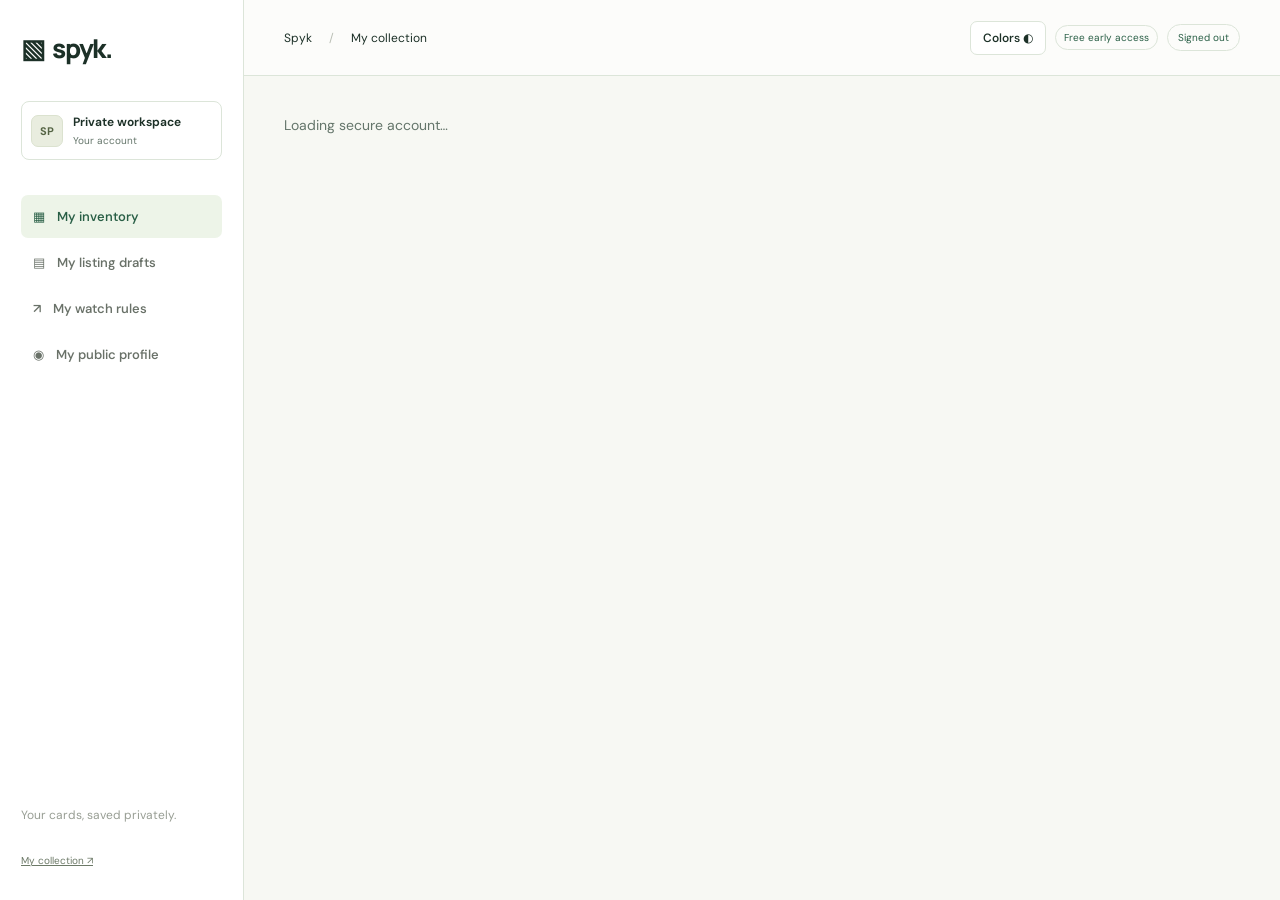
<file: index.html>
<!doctype html><html lang="en"><head><meta charset="utf-8"><meta name="viewport" content="width=device-width,initial-scale=1"><meta name="referrer" content="no-referrer"><title>Spyk — Private account</title><link rel="stylesheet" href="style.css?v=8663f140e56a"><link rel="stylesheet" href="account.css?v=d723fa19c230"><link rel="stylesheet" href="spyk-theme.css?v=34ff41fc5e53"><script src="brand.js?v=c5cc219787a3" defer></script></head><body class="account-page"><aside><a class="brand" href="/">▧ &nbsp;spyk.</a><div class="workspace"><span class="avatar">SP</span><div>Private workspace<small id="account-label">Your account</small></div></div><nav><button id="show-inventory" class="active">▦ <span>My inventory</span></button><button id="show-drafts">▤ <span>My listing drafts</span></button><button id="show-rules">↗ <span>My watch rules</span></button><button id="show-profile">◉ <span>My public profile</span></button></nav><div class="sidebar-bottom"><p>Your cards, saved privately.</p><a href="/account.html">My collection ↗</a></div></aside><div class="shell"><header><div>Spyk <span class="slash">/</span> My collection</div><div class="actions"><div class="theme-control"><button class="theme-toggle" id="theme-toggle" type="button" aria-expanded="false" aria-controls="theme-options">Colors ◐</button><div class="theme-options" id="theme-options" role="group" aria-label="Color combinations" hidden><button type="button" data-theme-option="mint" aria-pressed="true"><span class="theme-chip mint" aria-hidden="true"></span>Forest &amp; lime</button><button type="button" data-theme-option="blue" aria-pressed="false"><span class="theme-chip blue" aria-hidden="true"></span>Ink &amp; sky</button><button type="button" data-theme-option="coral" aria-pressed="false"><span class="theme-chip coral" aria-hidden="true"></span>Plum &amp; peach</button></div></div><span class="account-free-badge">Free early access</span><span id="sync-status" class="local-pill">Signed out</span><button id="sign-out" hidden>Sign out</button><button id="delete-account" class="danger" hidden>Delete account</button></div></header><main id="account-main" aria-live="polite"><p>Loading secure account…</p></main></div><dialog id="account-modal"><div id="account-modal-body"></div></dialog><div id="account-toast" role="status"></div><script src="account-config.js?v=8004a2ff838c"></script><script src="account.js?v=ab7534cfc6c2" defer></script></body></html>
</file>
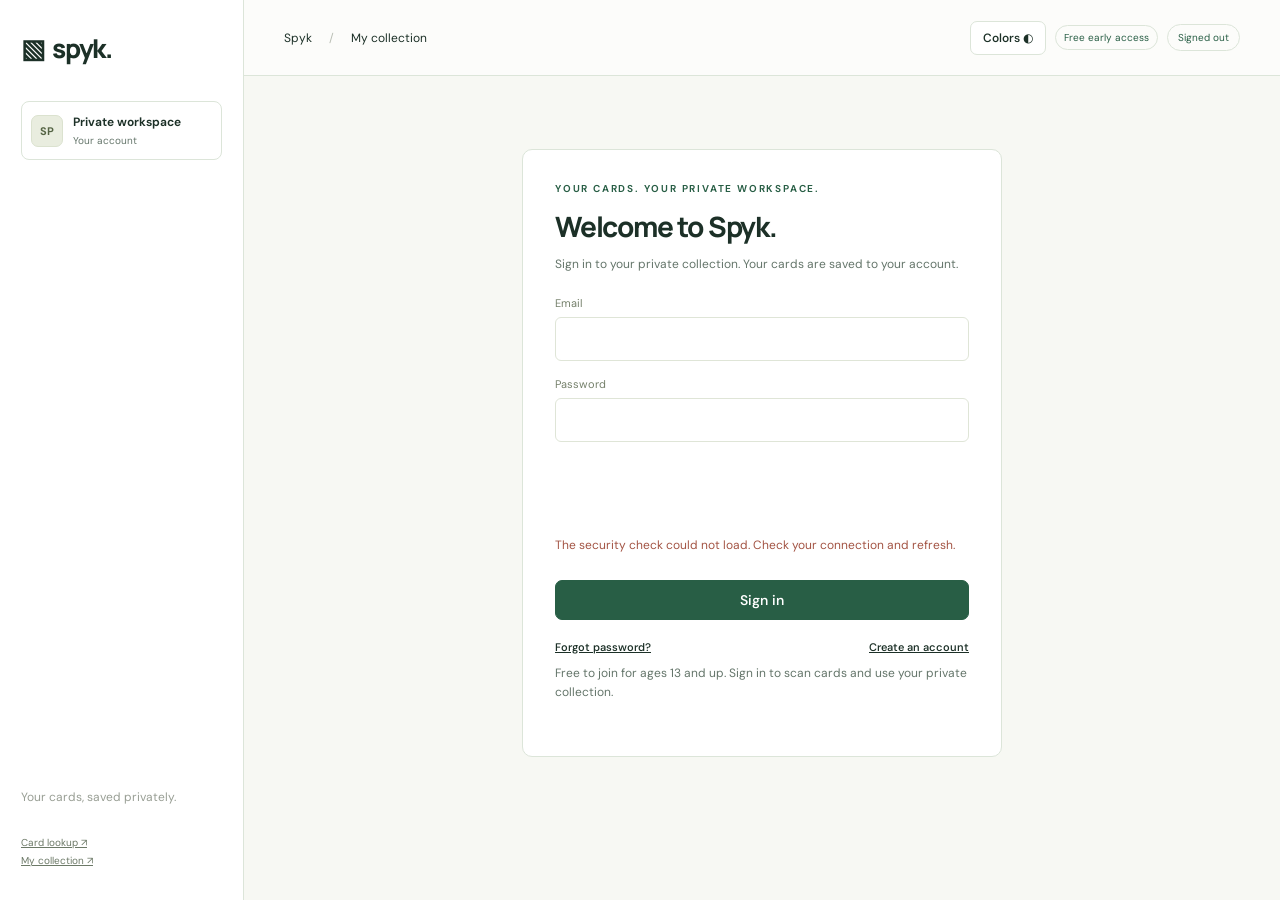
<file: account.html>
<!doctype html><html lang="en"><head><meta charset="utf-8"><meta name="viewport" content="width=device-width,initial-scale=1"><meta name="referrer" content="no-referrer"><title>Spyk — Private account</title><link rel="stylesheet" href="style.css?v=8663f140e56a"><link rel="stylesheet" href="account.css?v=d723fa19c230"><link rel="stylesheet" href="spyk-theme.css?v=34ff41fc5e53"><script src="brand.js?v=c5cc219787a3" defer></script></head><body class="account-page"><aside><a class="brand" href="/">▧ &nbsp;spyk.</a><div class="workspace"><span class="avatar">SP</span><div>Private workspace<small id="account-label">Your account</small></div></div><nav><button id="show-inventory" class="active">▦ <span>My inventory</span></button><button id="show-drafts">▤ <span>My listing drafts</span></button><button id="show-rules">↗ <span>My watch rules</span></button><button id="show-wants">♡ <span>My want list</span></button><button id="show-profile">◉ <span>My public profile</span></button></nav><div class="sidebar-bottom"><p>Your cards, saved privately.</p><a href="lookup.html">Card lookup ↗</a><br><a href="/account.html">My collection ↗</a></div></aside><div class="shell"><header><div>Spyk <span class="slash">/</span> My collection</div><div class="actions"><div class="theme-control"><button class="theme-toggle" id="theme-toggle" type="button" aria-expanded="false" aria-controls="theme-options">Colors ◐</button><div class="theme-options" id="theme-options" role="group" aria-label="Color combinations" hidden><button type="button" data-theme-option="mint" aria-pressed="true"><span class="theme-chip mint" aria-hidden="true"></span>Forest &amp; lime</button><button type="button" data-theme-option="blue" aria-pressed="false"><span class="theme-chip blue" aria-hidden="true"></span>Ink &amp; sky</button><button type="button" data-theme-option="coral" aria-pressed="false"><span class="theme-chip coral" aria-hidden="true"></span>Plum &amp; peach</button></div></div><span class="account-free-badge">Free early access</span><span id="sync-status" class="local-pill">Signed out</span><button id="sign-out" hidden>Sign out</button><button id="delete-account" class="danger" hidden>Delete account</button></div></header><main id="account-main" aria-live="polite"><p>Loading secure account…</p></main></div><dialog id="account-modal"><div id="account-modal-body"></div></dialog><div id="account-toast" role="status"></div><script src="account-config.js?v=8004a2ff838c"></script><script src="account.js?v=ab7534cfc6c2" defer></script></body></html>
</file>
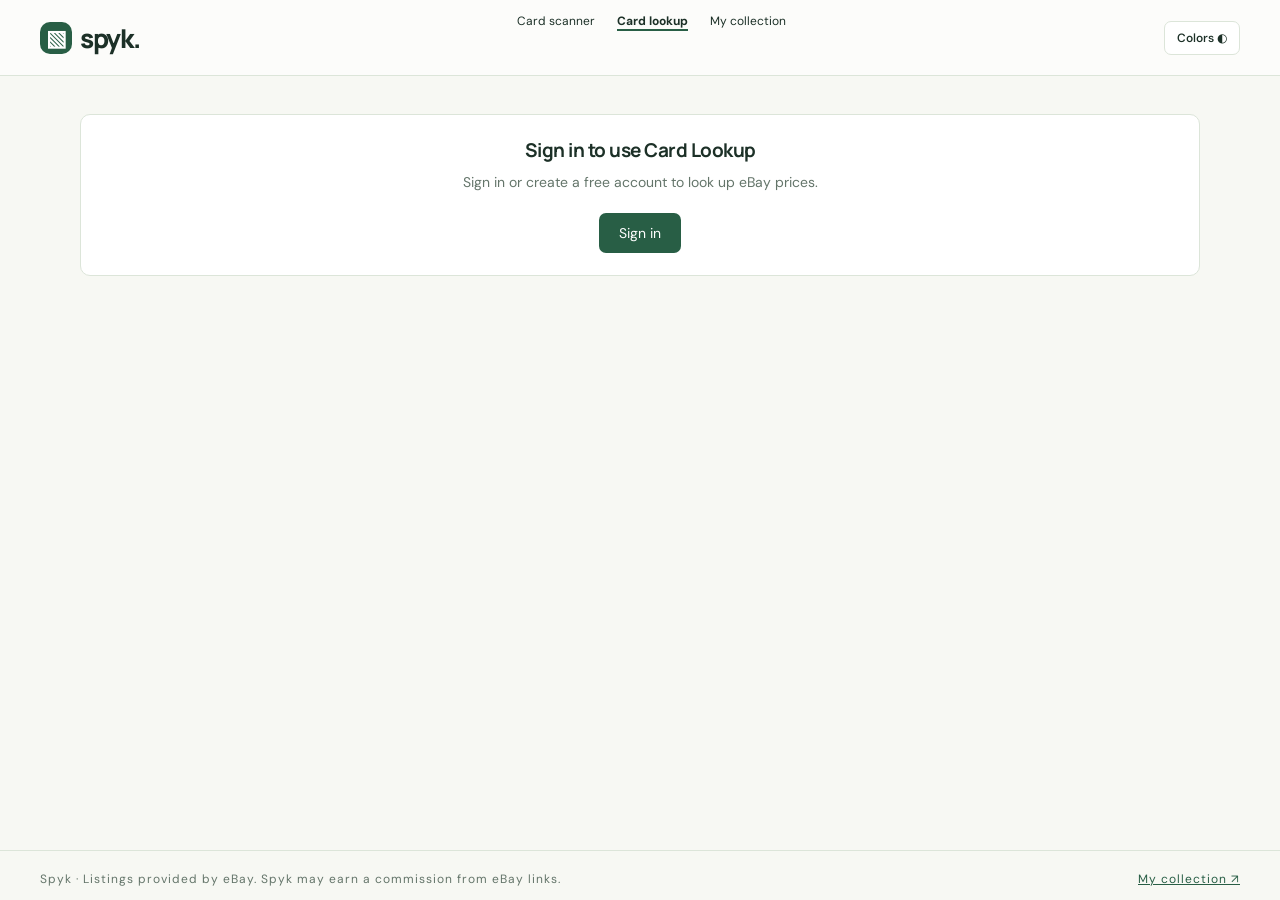
<file: lookup.html>
<!doctype html><html lang="en" data-account-gated><head><meta charset="utf-8"><meta name="viewport" content="width=device-width,initial-scale=1"><meta name="referrer" content="no-referrer"><title>Spyk — Card lookup</title><link rel="stylesheet" href="style.css?v=8663f140e56a"><link rel="stylesheet" href="spyk-theme.css?v=34ff41fc5e53"><link rel="stylesheet" href="lookup.css?v=d6f5957d4712"><script src="brand.js?v=c5cc219787a3" defer></script><style>html[data-account-gated] #lookup-main>*:not(.lookup-gate){visibility:hidden}</style></head>
<body class="lookup-page">
<header><a class="brand" href="/"><span class="brand-symbol" aria-hidden="true">▧</span>spyk.</a>
<nav class="site-nav" aria-label="Main navigation"><a href="scanner.html">Card scanner</a><a href="lookup.html" aria-current="page">Card lookup</a><a href="/me">My collection</a></nav>
<div class="actions"><div class="theme-control"><button class="theme-toggle" id="theme-toggle" type="button" aria-expanded="false" aria-controls="theme-options">Colors ◐</button><div class="theme-options" id="theme-options" role="group" aria-label="Color combinations" hidden><button type="button" data-theme-option="mint" aria-pressed="true"><span class="theme-chip mint" aria-hidden="true"></span>Forest &amp; lime</button><button type="button" data-theme-option="blue" aria-pressed="false"><span class="theme-chip blue" aria-hidden="true"></span>Ink &amp; sky</button><button type="button" data-theme-option="coral" aria-pressed="false"><span class="theme-chip coral" aria-hidden="true"></span>Plum &amp; peach</button></div></div><span class="local-pill" id="ebay-status" data-tone="">Checking eBay…</span></div></header>
<main id="lookup-main">
<div class="eyebrow">CARD LOOKUP</div><h1>Find a card. See the market.</h1>
<p class="lookup-intro">Search the Pokémon, Magic and One Piece catalogs, pick the exact printing, and see what it's listed for on eBay right now.</p>

<section class="panel pad lookup-search">
<form id="catalog-form" class="lookup-form"><label class="field">Game<select id="lookup-game"><option>Pokémon</option><option>Magic</option><option>One Piece</option></select></label><label class="field grow">Card<input id="lookup-q" type="search" autocomplete="off" required maxlength="120"></label><button class="primary" type="submit">Search</button></form>
<p id="catalog-status" class="lookup-status" role="status" hidden></p>
<div id="catalog-results" class="catalog-grid"></div>
</section>

<section id="listings-panel" class="panel pad listings-panel" hidden>
<div id="selected-card" class="selected-card"></div>
<p id="env-note" class="env-note" hidden><b>Sandbox test data.</b> These listings come from eBay's developer Sandbox, which holds fake test items — not real cards or real prices. Switch to production keys to see the live marketplace.</p>
<form id="ebay-form" class="lookup-form ebay-form"><label class="field grow">eBay search<input id="ebay-q" type="search" maxlength="120"></label>
<label class="field">Sort<select id="ebay-sort"><option value="best">Best match</option><option value="price">Price: low to high</option><option value="priceDesc">Price: high to low</option><option value="newest">Newly listed</option></select></label>
<label class="field">Type<select id="ebay-buying"><option value="all">All listings</option><option value="buyNow">Buy It Now</option><option value="auction">Auctions</option></select></label>
<label class="check"><input id="ebay-cards-only" type="checkbox" checked> Trading cards only</label>
<button type="submit">Update</button></form>
<p id="ebay-search-status" class="lookup-status" role="status" hidden></p>
<div id="listing-stats" class="listing-stats" hidden></div>
<p class="asking-note">Prices shown are current asking prices on active listings, not sold prices.</p>
<div id="listings" class="listings"></div>
<div id="pager" class="pager" hidden><button id="prev-page" type="button">← Previous</button><span id="page-label"></span><button id="next-page" type="button">Next →</button></div>
</section>
</main>
<footer><span>Spyk · Listings provided by eBay. Spyk may earn a commission from eBay links.</span><a href="/me">My collection ↗</a></footer>
<script src="account-config.js?v=8004a2ff838c"></script><script src="lookup.js?v=65bb87053686" defer></script></body></html>
</file>
<file: style.css>
@import url('https://fonts.googleapis.com/css2?family=DM+Sans:wght@400;450;500;550;600;650;700&family=Manrope:wght@400;500;600;650;700;750;800&display=swap');
:root{--ink:#202923;--muted:#7c837d;--green:#376548;--lime:#d9edaf;--line:#e6e9e2;--paper:#f7f8f4;--white:#fff;--amber:#9a702e}*{box-sizing:border-box}body{margin:0;background:var(--paper);color:var(--ink);font-family:'DM Sans',sans-serif;font-size:14px}button,input,select,textarea{font:inherit}button,a,input,select{touch-action:manipulation}button{cursor:pointer}button{border:1px solid var(--line);border-radius:7px;background:white;padding:10px 15px;color:var(--ink);font-weight:550}button:hover{background:#f0f4e9}button:focus-visible,a:focus-visible{outline:3px solid #94b777;outline-offset:3px}a{color:inherit}aside{width:244px;background:#fff;border-right:1px solid var(--line);position:fixed;inset:0 auto 0 0;padding:30px 21px;display:flex;flex-direction:column}.brand{font-family:Manrope,sans-serif;font-size:26px;font-weight:800;text-decoration:none;letter-spacing:-1.3px;display:flex;align-items:center;gap:8px}.mark{background:var(--green);color:var(--lime);font-size:25px;padding:0 6px;border-radius:7px;letter-spacing:0;transform:rotate(-7deg)}.brand-dot{color:var(--green);margin-left:-9px}.workspace{display:flex;align-items:center;gap:10px;margin:35px 0 32px;border:1px solid var(--line);padding:12px 9px;border-radius:8px;font-size:12px;font-weight:650}.workspace small{display:block;color:var(--muted);font-size:10px;margin-top:4px;font-weight:400}.avatar{background:#e9eddf;border:1px solid #dbe2cf;display:inline-grid;place-items:center;border-radius:7px;width:32px;height:32px;color:#556444;font-size:11px;font-weight:700}.nav-label{font-size:9px;font-weight:700;letter-spacing:1.5px;color:#93998f;display:flex;align-items:center;justify-content:space-between;margin:0 12px 14px}.nav-label button{padding:0;border:0;font-size:20px;background:none;color:var(--muted)}nav{margin-bottom:31px}nav button,#inventory-nav button{display:flex;align-items:center;gap:12px;width:100%;border:0;text-align:left;background:transparent;padding:13px 12px;margin:3px 0;color:#697168;font-size:13px}nav button.active{background:#eaf1e2;color:#365c3e}nav button span{flex:1}nav b{font-size:10px;background:#dbe6cd;padding:2px 6px;border-radius:4px}#inventory-nav button{font-size:12px}#inventory-nav .inv-dot{width:7px;height:7px;border-radius:50%;background:#a8bc92}#inventory-nav button.selected{background:#f4f6f0}#inventory-nav .count{margin-left:auto;color:#a1a79e}.sidebar-bottom{margin-top:auto;color:#6c7967;font-size:10px}.status-dot,.local-pill i{display:inline-block;width:5px;height:5px;background:#65965b;border-radius:50%;margin-right:5px}.sidebar-bottom p{font-size:12px;color:#989e94;line-height:1.8;margin:12px 0 25px}.sidebar-bottom button{background:none;border:0;border-top:1px solid var(--line);border-radius:0;width:100%;text-align:left;font-size:12px;padding-left:0}.shell{margin-left:244px}header{height:76px;border-bottom:1px solid var(--line);display:flex;align-items:center;justify-content:space-between;padding:0 40px;background:#fcfcfa;font-size:12px}.breadcrumb{color:#969b92}.slash{color:#b9beb4;margin:0 14px}.header-right{display:flex;align-items:center;gap:20px}.local-pill{font-size:10px;color:#7f8879;border:1px solid var(--line);padding:6px 10px;border-radius:30px}.small{width:29px;height:29px}main{max-width:1500px;margin:auto;padding:38px 40px;min-height:calc(100vh - 126px)}h1,h2,h3{font-family:Manrope,sans-serif}h1{font-size:32px;letter-spacing:-1.2px;margin:0 0 10px;font-weight:750}h2{font-size:19px;letter-spacing:-.5px;margin:0 0 8px}h3{font-size:14px;margin:0 0 8px}p{color:var(--muted);line-height:1.6;margin:0}.eyebrow{font-size:10px;letter-spacing:1.8px;color:#77876a;font-weight:650;margin-bottom:12px}.title-row{display:flex;align-items:center;justify-content:space-between;gap:20px;margin-bottom:30px}.actions{display:flex;gap:9px}.primary{background:var(--green);border-color:var(--green);color:white}.primary:hover{background:#294f37}.primary .plus{font-size:17px;margin-right:7px}.subtle{color:var(--muted);font-size:12px}.banner{border:1px solid #dce5cf;background:#f0f5e7;border-radius:8px;padding:13px 17px;display:flex;align-items:center;justify-content:space-between;gap:14px;font-size:12px;margin-bottom:25px;color:#647452}.banner button{padding:5px 10px;font-size:11px;background:transparent;border-color:#d0dabe}.stats{display:grid;grid-template-columns:repeat(4,1fr);gap:16px;margin-bottom:30px}.stat{border:1px solid var(--line);border-radius:10px;background:white;padding:20px}.stat:first-child{background:#edf2e5}.stat .label{font-size:11px;color:#788071;display:flex;justify-content:space-between}.stat .value{font-family:Manrope;font-size:29px;letter-spacing:-1px;font-weight:650;margin:15px 0 7px}.stat .note{font-size:10px;color:#90978a}.layout{display:grid;grid-template-columns:minmax(0,1fr) 272px;gap:22px}.panel{background:white;border:1px solid var(--line);border-radius:10px;overflow:hidden}.panel-head{padding:21px 22px 17px;display:flex;align-items:center;justify-content:space-between}.panel-head h2{font-size:16px;margin:0}.badge{font-size:10px;background:#f0f3eb;border-radius:4px;padding:4px 7px;color:#7a8570}.filters{display:flex;padding:0 22px 17px;gap:8px;flex-wrap:wrap}.filters button{font-size:11px;padding:7px 11px;border-color:transparent;background:#f5f6f2;color:#7c8375}.filters button.active{background:#e9f0df;color:#45603c;border-color:#d7e2c8}.search-row{border-block:1px solid var(--line);padding:13px 22px;display:flex;gap:10px;background:#fdfefb}.search{position:relative;flex:1}.search input{width:100%;background:#fff;border:1px solid var(--line);padding:9px 12px 9px 31px;border-radius:6px;font-size:11px}.search:before{content:'⌕';position:absolute;left:11px;top:7px;color:#8d9685;font-size:18px}select{border:1px solid var(--line);background:white;padding:8px 10px;border-radius:6px;font-size:11px;max-width:180px}table{width:100%;border-collapse:collapse;text-align:left}th{font-size:9px;font-weight:600;letter-spacing:.8px;color:#939a8c;background:#fbfcf8;padding:13px 12px;border-bottom:1px solid var(--line)}td{padding:15px 12px;border-bottom:1px solid #eef0e8;font-size:11px}th:first-child,td:first-child{padding-left:22px}tr:last-child td{border:0}tbody tr:hover{background:#fafbf6}.card-cell{display:flex;align-items:center;gap:12px}.card-art{width:34px;height:47px;border-radius:4px;border:2px solid #d2d5bc;background:linear-gradient(150deg,#8caa75,#e5e1b1);display:grid;place-items:center;font-size:20px;flex-shrink:0;color:white;box-shadow:0 2px 3px #17210d16}.card-art.magic{background:linear-gradient(145deg,#6b7783,#bcb6a2);border-color:#4c4b48}.card-art.onepiece{background:linear-gradient(145deg,#b67e62,#e4c19a);border-color:#c7aa80}.card-name{font-size:12px;font-weight:600;display:block;margin-bottom:5px}.card-meta{font-size:10px;color:#93988d;display:block;max-width:170px}.tag{font-size:9px;padding:4px 6px;border-radius:4px;background:#edf1e7;color:#6b7a5e;white-space:nowrap}.money{font-variant-numeric:tabular-nums;font-weight:600}.row-button{border:0;background:transparent;padding:6px;color:#8c9683}.table-foot{padding:15px 22px;border-top:1px solid var(--line);display:flex;justify-content:space-between;color:#939b8b;font-size:10px}.rail{display:flex;flex-direction:column;gap:18px}.capture-promo{background:#e8efdc;border:1px solid #dce5cb;border-radius:10px;padding:24px 21px;position:relative;overflow:hidden}.scan-illustration{height:111px;display:grid;place-items:center;position:relative;margin-bottom:18px}.scan-frame{position:absolute;width:110px;height:100px;border:1px solid #b4c59d;border-radius:9px}.scan-line{height:1px;background:#8caa67;width:134px;position:absolute;top:57px;box-shadow:0 0 9px #88ae58}.scan-card{width:53px;height:77px;background:linear-gradient(145deg,#8aa271,#d8dba9);border:4px solid #e8edca;box-shadow:0 6px 12px #52683f25;border-radius:5px;transform:rotate(-12deg);display:grid;place-items:center;font-size:25px;color:#eef1d0}.capture-promo p{font-size:11px;color:#7d896e;margin:8px 0 17px}.capture-promo button{width:100%;font-size:11px}.rail .panel{padding:21px}.rail h3{font-size:12px}.game-summary{display:flex;align-items:center;margin-top:19px;gap:9px;font-size:11px}.game-summary b{margin-left:auto;font-size:11px}.mini-dot{width:7px;height:7px;background:#a7bd80;border-radius:2px}.mini-dot.magic{background:#93a5ae}.mini-dot.onepiece{background:#d2aa7a}.progress{height:5px;background:#eff1e9;display:flex;margin:17px 0 0;border-radius:10px;overflow:hidden}.connection{font-size:10px;display:flex;justify-content:space-between;gap:8px;margin-top:14px;color:#7d8674}.pending{color:#a08450}.empty{padding:60px 20px;text-align:center}.empty .empty-icon{font-size:35px;color:#a2b88d;margin-bottom:13px}.empty p{font-size:12px;max-width:350px;margin:8px auto 20px}.section-grid{display:grid;grid-template-columns:1.1fr 1fr;gap:24px}.pad{padding:27px}.upload-zone{border:1px dashed #bdcbaa;border-radius:10px;background:#f6f9f1;min-height:260px;display:flex;flex-direction:column;align-items:center;justify-content:center;gap:12px;padding:25px;text-align:center}.upload-zone img{max-height:240px;max-width:100%;border-radius:7px}.upload-zone label{cursor:pointer}.upload-zone input{max-width:230px;font-size:12px}.steps{counter-reset:step;margin-top:24px}.step{display:flex;gap:13px;margin:22px 0;font-size:12px}.step:before{counter-increment:step;content:counter(step);width:25px;height:25px;display:grid;place-items:center;border:1px solid var(--line);border-radius:50%;flex-shrink:0;font-size:10px;color:#7b8c6a}.step p{font-size:11px}.notice{font-size:11px;background:#faf6ed;color:#9b8354;padding:13px;border-radius:7px;line-height:1.7}.draft{padding:22px;border-bottom:1px solid var(--line);display:flex;align-items:start;justify-content:space-between;gap:20px}.draft p{font-size:12px}.draft h3{line-height:1.5}.rule{padding:23px;border-bottom:1px solid var(--line);display:flex;align-items:center;gap:16px}.rule .rule-icon{width:35px;height:35px;display:grid;place-items:center;border-radius:8px;background:#edf2e3;color:#6b8053;font-size:20px}.rule .grow{flex:1}.rule p{font-size:11px}.rule h3{margin-bottom:5px}footer{height:50px;padding:0 40px;display:flex;align-items:center;justify-content:space-between;color:#9aa28f;font-size:9px;letter-spacing:1px}dialog{border:1px solid var(--line);border-radius:13px;padding:28px;width:min(580px,calc(100% - 24px));max-height:90vh;color:var(--ink);box-shadow:0 20px 100px #24331e30}dialog::backdrop{background:#18231366;backdrop-filter:blur(3px)}.modal-heading{display:flex;justify-content:space-between;align-items:center;margin-bottom:20px}.modal-heading h2{margin:0}.close{border:0;background:none;padding:3px 8px;font-size:22px;color:#929b88}.form-grid{display:grid;grid-template-columns:1fr 1fr;gap:15px}.field{display:flex;flex-direction:column;gap:7px;font-size:11px;color:#75806b}.field.full{grid-column:1/-1}.field input,.field select,.field textarea{width:100%;max-width:none;border:1px solid #dfe5d7;border-radius:6px;padding:10px 11px;background:#fff;color:var(--ink);font-size:12px}.field textarea{min-height:110px;resize:vertical}.form-actions{display:flex;justify-content:flex-end;gap:8px;margin-top:23px}.form-help{font-size:10px;color:#929b87;line-height:1.6;margin-top:14px}#toast{position:fixed;bottom:25px;left:50%;transform:translateX(-50%);border-radius:8px;background:#2f5039;color:white;padding:13px 23px;font-size:12px;box-shadow:0 7px 30px #22331925;opacity:0;pointer-events:none;transition:opacity .2s;z-index:5}#toast.show{opacity:1}.connection-block{border-bottom:1px solid var(--line);padding:16px 0}.connection-block h3{font-size:12px}.connection-block p{font-size:11px}.danger{color:#a35444}.inline-actions{display:flex;gap:8px;flex-wrap:wrap}.inline-actions button{font-size:11px}.table-scroll{overflow:auto}.preview-text{white-space:pre-wrap;font-size:12px;line-height:1.8;background:#f7f9f3;padding:17px;border-radius:8px}.checkline{display:flex;gap:8px;align-items:center;font-size:12px;margin-top:16px}.link-button{background:none;border:0;padding:0;text-decoration:underline;color:#6e8356;font-size:11px}.mobile-brand{display:none}
@media(min-width:1500px){main{padding-top:48px}}@media(max-width:1200px){aside{width:210px;padding-inline:16px}.shell{margin-left:210px}main{padding:30px 25px}.layout{grid-template-columns:minmax(0,1fr)}.rail{display:grid;grid-template-columns:repeat(3,1fr)}.scan-illustration{display:none}.capture-promo{padding:21px}.capture-promo p{margin-top:8px}.stats{gap:10px}.stat{padding:17px}.hide-medium{display:none}}@media(max-width:760px){aside{position:static;width:100%;padding:15px 18px;border-right:0;border-bottom:1px solid var(--line)}.brand{font-size:23px}.workspace,.nav-label,#inventory-nav,.sidebar-bottom{display:none}nav{display:flex;margin:15px 0 0;gap:4px;overflow:auto}nav button{padding:9px;white-space:nowrap;font-size:11px;gap:7px}nav b{display:none}.shell{margin:0}header{height:50px;padding:0 20px}.header-right .avatar{display:none}main{padding:25px 18px}h1{font-size:28px}.title-row{align-items:start;flex-direction:column;gap:17px}.title-row p{font-size:12px}.stats{grid-template-columns:1fr 1fr;margin-bottom:20px}.stat .value{font-size:24px}.stat .note{font-size:9px}.banner{font-size:10px}.rail{grid-template-columns:1fr}.rail .panel{display:none}.capture-promo{display:none}.search-row{padding:12px}.filters{padding-inline:12px}.panel-head{padding-inline:15px}.table-scroll{width:100%}table{min-width:590px}.section-grid{grid-template-columns:1fr}.pad{padding:20px}.draft{flex-direction:column}.rule{padding:18px;flex-wrap:wrap}footer{padding:0 18px;font-size:8px}footer span:last-child{display:none}.form-grid{gap:12px}.form-grid .field{grid-column:1/-1}.actions{flex-wrap:wrap}}
/* Shareable concept presentation */
body.landing aside,body.landing header,body.landing footer{display:none}body.landing .shell{margin:0}body.landing main{max-width:1320px;padding:0 55px 55px}.welcome-nav{height:100px;display:flex;align-items:center;justify-content:space-between;gap:20px;border-bottom:1px solid var(--line)}.welcome-nav .brand{font-size:25px;color:var(--green)}.concept-pill{font-size:9px;letter-spacing:1.6px;border:1px solid #dce3d2;border-radius:30px;padding:8px 12px;color:#7e8c70}.hero{display:grid;grid-template-columns:1.15fr 1fr;align-items:center;min-height:580px;gap:38px}.hero h1{font-size:57px;line-height:1.14;letter-spacing:-2.7px;font-weight:750;margin:21px 0}.hero h1 em{font-family:Georgia,serif;font-weight:400;color:#5b7950;letter-spacing:-1.5px}.hero-copy>p{font-size:16px;line-height:1.8;max-width:440px}.hero .actions{margin-top:28px}.hero .primary{padding:14px 19px}.hero .primary span{padding-left:20px}.hero-fine{font-size:10px;color:#8b9581;margin-top:16px}.game-chips{display:flex;gap:9px;margin-top:35px;flex-wrap:wrap}.game-chips span{border:1px solid #dfe5d6;border-radius:30px;padding:6px 10px;color:#7d8970;font-size:10px}.hero-visual{position:relative;height:430px;background:radial-gradient(ellipse,#e0e9cb 0%,#eef3e5 45%,transparent 71%)}.hero-card{position:absolute;width:183px;height:270px;border-radius:12px;padding:17px;box-shadow:0 22px 35px #31452a22;display:flex;flex-direction:column;justify-content:space-between;border:7px solid #e5e5ca}.hero-card>span{font-size:8px;letter-spacing:1.5px}.hero-card>div{font-size:93px;align-self:center;text-shadow:0 5px 25px #e9f3b744}.hero-card h3{font-size:23px;line-height:1.3;letter-spacing:-1px}.hero-card small{font-size:7px;letter-spacing:1.7px}.front-card{background:linear-gradient(155deg,#bed09b,#7e9d68 60%,#3e6749);color:#fff;left:95px;top:75px;transform:rotate(-9deg)}.back-card{background:linear-gradient(155deg,#a4b1b5,#4b6369);color:#e9eedf;left:222px;top:45px;transform:rotate(13deg)}.floating-note{position:absolute;top:24px;left:25px;font-size:9px;letter-spacing:1px;color:#758566;background:#fff9;padding:10px 12px;border:1px solid #dbe4ce;border-radius:6px;z-index:2}.floating-alert{position:absolute;bottom:20px;left:18px;right:5px;background:#fff;border:1px solid #dee6d3;border-radius:10px;padding:19px;box-shadow:0 10px 20px #384d2720;display:flex;align-items:center;gap:12px}.floating-alert b{font-size:12px}.floating-alert small{display:block;font-size:10px;color:#929c86;margin-top:7px}.alert-glyph{background:#e7f0d8;color:#5c7e3d;width:38px;height:38px;border-radius:8px;display:inline-grid;place-items:center;font-size:24px;flex-shrink:0}.journey{border-top:1px solid var(--line);padding:45px 0}.journey h2{font-size:27px;margin:13px 0 30px;letter-spacing:-1px}.journey-grid{display:grid;grid-template-columns:repeat(4,1fr);gap:30px}.journey-grid article>span{font-size:10px;color:#93a180;display:block;margin-bottom:19px}.journey-grid h3{font-size:14px}.journey-grid p{font-size:12px;line-height:1.8}.honest-panel{background:#eaf0e0;border:1px solid #dce5cd;border-radius:13px;display:grid;grid-template-columns:1fr 1fr;gap:60px;padding:38px;margin-top:10px}.honest-panel h2{font-size:25px;line-height:1.4}.honest-panel p{font-size:12px;line-height:1.8}.honest-details>b{font-size:12px;display:block;margin-bottom:6px}.honest-details p{margin-bottom:18px}.demo-strip{display:flex;gap:10px;font-size:9px;letter-spacing:.7px;color:#7b8b68;margin:-10px 0 20px;align-items:center}.demo-strip span{font-size:10px;letter-spacing:0;color:#8e9883;flex:1}.demo-strip button{background:none;padding:4px;border:0;font-size:10px;color:#758765}.sample-capture{background:#e8efdd;border:1px solid #d9e3cb;border-radius:10px;padding:26px;margin-bottom:24px;display:flex;gap:25px;align-items:center;justify-content:space-between}.sample-capture h2{margin:13px 0 8px}.sample-capture p{font-size:12px;max-width:500px}.sample-buttons{display:flex;flex-direction:column;gap:8px;min-width:160px}.sample-buttons button{font-size:11px}.scan-match{display:flex;align-items:center;gap:23px;padding:20px;background:#f3f7eb;border-radius:8px}.scan-match .card-art{width:70px;height:100px;font-size:42px}.scan-match p{font-size:12px}.review-details{display:grid;grid-template-columns:1fr 1fr;gap:17px;margin:25px 0}.review-details span{font-size:11px;color:#8b947f}.review-details b{display:block;margin-top:7px;color:var(--ink);font-size:12px}.example-alerts{margin-top:24px}.alert-example{display:flex;align-items:start;gap:17px;padding:25px 0}.alert-example p{font-size:11px}.example-prices{display:flex;align-items:center;gap:20px;margin:17px 0}.example-prices b{font-size:24px;letter-spacing:-.7px}.example-prices b span{color:#a3b58c;padding:0 8px}.example-prices strong{font-size:11px;color:#56743e;background:#edf4e3;padding:6px 9px;border-radius:20px}.earnings-filters{align-items:center;padding:0;margin-bottom:22px}.earnings-filters .subtle{margin-left:auto;font-size:10px}.channel-grid{display:grid;grid-template-columns:1fr 1fr;gap:20px;margin-bottom:24px}.channel-heading{display:flex;align-items:center;justify-content:space-between}.channel-metrics{display:flex;gap:50px;margin:24px 0}.channel-metrics small{display:block;font-size:10px;color:#8d9782;margin-bottom:8px}.channel-metrics b{font-family:Manrope;font-size:25px;letter-spacing:-.7px}.bar-comparison{height:8px;background:#eef2e7;border-radius:20px;overflow:hidden;margin:20px 0 12px}.bar-comparison span{height:100%;display:block;background:#9ab478}.channel-grid .subtle{font-size:10px}
@media(max-width:950px){body.landing main{padding:0 30px 30px}.hero h1{font-size:43px}.hero{gap:0;min-height:520px}.hero-visual{transform:scale(.8);transform-origin:center}.hero .actions{flex-direction:column;align-items:start}.hero-fine{font-size:9px}.concept-pill{display:none}.journey-grid{gap:20px}.honest-panel{gap:30px;padding:28px}}@media(max-width:650px){body.landing main{padding:0 20px 25px}.welcome-nav{height:78px}.welcome-nav button{font-size:10px;padding:10px}.hero{grid-template-columns:1fr;padding-top:35px}.hero h1{font-size:43px}.hero-copy>p{font-size:14px}.hero .actions{flex-direction:row}.hero .actions button{font-size:11px;padding:11px 12px}.hero-visual{height:370px;transform:scale(.85);width:380px;max-width:100%;margin:auto}.back-card{left:180px}.front-card{left:55px}.floating-alert{right:0;left:0}.hero .eyebrow{font-size:8px}.game-chips{margin-top:25px}.journey{padding:30px 0}.journey h2{font-size:24px}.journey-grid{grid-template-columns:1fr 1fr;row-gap:30px}.honest-panel{grid-template-columns:1fr;gap:25px;padding:23px}.demo-strip{flex-wrap:wrap;line-height:1.6}.demo-strip span{flex-basis:75%}.sample-capture{flex-direction:column;align-items:stretch;padding:20px}.sample-buttons{flex-direction:row;flex-wrap:wrap}.sample-buttons button{flex:1}.channel-grid{grid-template-columns:1fr}.channel-metrics{justify-content:space-between;gap:15px}.example-prices{flex-wrap:wrap;gap:12px}.scan-match{padding:15px;gap:15px}.scan-match .badge{font-size:8px}.scan-match h2{font-size:17px}.scan-match .card-art{width:50px;height:73px;font-size:30px}}

@media(max-width:650px){.welcome-nav{flex-wrap:wrap;height:auto;padding:19px 0;gap:14px}.welcome-nav .brand{width:100%}.welcome-nav .account-hero-link{font-size:11px;margin:0}.welcome-nav>button{margin-left:auto}}
</file>
<file: account.css>
.auth-panel{max-width:480px;margin:35px auto;padding:32px}.auth-panel h1{font-size:28px}.auth-panel p{font-size:12px;margin:10px 0 22px}.auth-panel .field{margin:16px 0}.auth-panel input{font-size:14px;padding:12px}.auth-panel .primary{width:100%;margin-top:12px}.auth-actions{display:flex;justify-content:space-between;gap:15px;margin-top:20px}.auth-actions button{border:0;background:none;padding:0;font-size:11px;text-decoration:underline}.auth-result{padding:12px;border-radius:6px;background:#edf3e5;font-size:12px;margin:16px 0;line-height:1.7}.auth-error{color:#a35444;font-size:12px;margin:12px 0;line-height:1.7}.account-card{padding:20px;border-bottom:1px solid var(--line);display:flex;justify-content:space-between;gap:16px;align-items:center}.account-card h3{margin-bottom:8px}.account-card p{font-size:11px}.account-card:last-child{border:0}.cloud-stats{grid-template-columns:repeat(3,1fr)}.account-empty{padding:45px 20px;text-align:center}.account-empty p{margin:10px auto 22px;max-width:400px;font-size:12px}.inventory-select{font-size:12px;max-width:260px}.account-photo{max-height:180px;max-width:100%;border-radius:7px;margin-top:10px}.photo-row{margin-top:20px;padding-top:17px;border-top:1px solid var(--line)}.photo-row p{font-size:11px;margin-bottom:10px}.photo-row input{max-width:100%;font-size:12px}.photo-row button{margin-top:10px;font-size:11px}#account-toast{position:fixed;bottom:24px;left:50%;transform:translateX(-50%);background:#31543c;color:white;padding:13px 22px;border-radius:8px;font-size:12px;display:none;z-index:10}#account-toast.visible{display:block}.failure-panel{max-width:650px;margin:auto}.failure-panel p{margin:15px 0}.account-detail{font-size:12px;color:#7c837d;line-height:1.8}.cloud-note{font-size:11px;margin:18px 0;color:#8b957e}.signed-out aside nav{display:none}.photo-preview{margin-top:15px}button[disabled]{opacity:.55;cursor:wait}.row-actions{display:flex;gap:8px;flex-wrap:wrap}.row-actions button{font-size:11px}.pending-feature{padding:22px;margin-bottom:20px;background:#eef3e7;border-radius:9px;border:1px solid #dfe7d4;font-size:12px;line-height:1.8}.account-hero-link{display:inline-block;font-weight:600;color:#376548;margin-right:10px;text-decoration:none;font-size:12px}@media(max-width:650px){.auth-panel{padding:24px;margin-top:15px}.cloud-stats{grid-template-columns:1fr}.account-card{align-items:start;flex-direction:column}.inventory-select{max-width:100%;width:100%}.row-actions{width:100%}.row-actions button{flex:1}header{font-size:10px}.local-pill{font-size:9px;padding:5px}#account-label{max-width:160px;overflow:hidden;text-overflow:ellipsis}header .actions{gap:7px}}

.inventory-art{width:88px;min-width:88px;min-height:123px;display:grid;place-items:center;background:var(--panel,#f2f2ed);border-radius:7px;overflow:hidden}.inventory-art span{font-size:10px;text-align:center;padding:8px}.inventory-reference{width:88px;height:123px;object-fit:contain}.inventory-reference[hidden]{display:none}.inventory-card-details{flex:1;min-width:0}@media(max-width:650px){.account-card{display:grid;grid-template-columns:72px minmax(0,1fr)}.inventory-art{width:72px;min-width:72px;min-height:101px}.inventory-reference{width:72px;height:101px}.account-card .row-actions{grid-column:1/-1}}
.auth-panel select[name=birth_year]{font-size:14px;padding:11px;border:1px solid var(--line);border-radius:7px;background:#fff;color:var(--ink);max-width:100%}
.auth-panel .check{display:flex;gap:9px;align-items:flex-start;font-size:12px;line-height:1.45;margin:14px 0 18px;color:var(--ink);max-width:none;overflow:visible;white-space:normal}
.auth-panel .check input{width:auto;margin:2px 0 0;padding:0}
.danger-button{background:#a35444!important;border-color:#a35444!important;color:#fff!important}

.auth-captcha{margin:12px 0 4px;min-height:65px}
.profile-form{max-width:720px;display:flex;flex-direction:column;gap:6px}.profile-form>.field{margin-top:14px}.profile-form fieldset{border:1px solid var(--line);border-radius:8px;padding:14px 16px;margin:14px 0 0}.profile-form legend{font-size:11px;color:#75806b;padding:0 6px}.profile-games{display:flex;gap:18px;flex-wrap:wrap}.profile-form .check{display:flex;gap:8px;align-items:center;font-size:12px}.profile-form .pending-feature{margin-top:14px}.city-picker{margin-top:14px}.city-results{display:flex;flex-direction:column;border:1px solid var(--line);border-radius:6px;overflow:hidden}.city-results:empty{display:none}.city-results button{border:0;border-radius:0;text-align:left;border-bottom:1px solid var(--line);font-size:12px;font-weight:450}.city-results button:last-child{border-bottom:0}.city-results p{margin:0;padding:8px 11px}
.profile-picture{max-width:720px;margin-bottom:14px}.avatar-row{display:flex;gap:18px;align-items:center}.avatar-preview{flex:0 0 auto;width:88px;height:88px;border-radius:50%;overflow:hidden;background:#eef3e7;display:grid;place-items:center;font:800 26px Manrope,system-ui,sans-serif;color:#376548}.avatar-preview img{width:100%;height:100%;object-fit:cover;display:block}.avatar-actions{display:flex;flex-wrap:wrap;gap:8px;align-items:center}.avatar-actions .form-help{flex-basis:100%;margin:2px 0 0}.avatar-actions .form-help:empty{display:none}.button-like{display:inline-block;cursor:pointer;border:1px solid var(--line);border-radius:7px;padding:9px 14px;font-size:12px;font-weight:600;background:var(--card,#fff)}.button-like:focus-within{outline:2px solid #376548;outline-offset:2px}@media(max-width:650px){.avatar-row{align-items:flex-start}.avatar-preview{width:72px;height:72px}}
.offer-fields{border:1px solid var(--line);border-radius:8px;padding:12px 14px;margin:6px 0 0;display:flex;flex-wrap:wrap;gap:10px 18px;align-items:center}.offer-fields legend{font-size:11px;color:#75806b;padding:0 6px}.offer-fields .check{display:flex;gap:8px;align-items:center;font-size:12px}.offer-fields .offer-price{flex:1 1 220px;margin:0}.offer-fields .form-help{flex-basis:100%;margin:0}.offer-badges{display:flex;gap:6px;flex-wrap:wrap;margin-top:6px}.offer-badge{font-size:10px;font-weight:700;padding:3px 8px;border-radius:20px;background:#eef3e7;color:#376548}.offer-badge.sale{background:#fff1e6;color:#8a4b1f}.want-search{display:flex;gap:10px;align-items:flex-end;flex-wrap:wrap}.want-search .field{flex:1 1 200px;margin:0}.want-search select{min-width:130px}.want-results{display:grid;gap:8px;margin-top:14px}.want-results:empty{display:none}.want-result{display:flex;gap:12px;align-items:center;border:1px solid var(--line);border-radius:8px;padding:8px 10px}.want-result img,.want-result .no-img{width:44px;height:61px;object-fit:contain;border-radius:4px;flex:0 0 auto;font-size:9px;display:grid;place-items:center;background:#f2f2ed;text-align:center}.want-result div{flex:1;min-width:0}.want-result small{display:block;font-size:11px;color:#7c837d}.want-result button{flex:0 0 auto;font-size:11px}.want-qty{max-width:140px;margin-top:6px}.want-qty input{padding:6px 8px}
</file>
<file: spyk-theme.css>
:root{--brand:#285e45;--accent:#c5f38e;--accent-ink:#173927;--hero:#142e27;--hero-muted:#c2d1c7;--soft:#edf4e8;--paper:#f7f8f3;--ink:#1c3027;--muted:#64756a;--line:#dce5d9;--green:var(--brand);--lime:var(--accent)}
:root[data-spyk-theme=blue]{--brand:#294fcb;--accent:#b8e4ff;--accent-ink:#162f56;--hero:#13264b;--hero-muted:#c5cee1;--soft:#eaf0ff;--paper:#f5f7fc;--ink:#1d2f4d;--muted:#66748c;--line:#dce3f0}
:root[data-spyk-theme=coral]{--brand:#853d68;--accent:#ffc5a6;--accent-ink:#51253d;--hero:#372037;--hero-muted:#dbc4d1;--soft:#f8eaf1;--paper:#fbf7f8;--ink:#3a2837;--muted:#806c7b;--line:#eadce4}
body{background:var(--paper);color:var(--ink)}.brand,.scanner-page header .brand{color:var(--ink)}.brand-symbol{display:inline-grid;place-items:center;width:32px;height:32px;border-radius:10px;background:var(--brand);color:white;font-size:22px;line-height:1;letter-spacing:0}.primary{background:var(--brand);border-color:var(--brand);color:#fff}.primary:hover{background:var(--hero)}button:focus-visible,a:focus-visible,input:focus-visible,select:focus-visible,summary:focus-visible{outline:3px solid var(--brand);outline-offset:3px}.eyebrow{color:var(--brand)}nav button.active,.stat:first-child,.badge,.identity-read{background:var(--soft);color:var(--brand)}.panel,aside{border-color:var(--line)}.local-pill{color:var(--brand)}.theme-control{position:relative}.theme-toggle{font-size:12px;padding:8px 12px;white-space:nowrap}.theme-options{position:absolute;right:0;top:calc(100% + 10px);width:235px;z-index:80;background:white;border:1px solid var(--line);border-radius:14px;padding:8px;box-shadow:0 14px 35px #142e2720}.theme-options[hidden]{display:none}.theme-options button{display:flex;align-items:center;gap:10px;width:100%;border:0;padding:12px;text-align:left;background:transparent}.theme-options button[aria-pressed=true]{background:var(--soft);color:var(--brand)}.theme-chip{display:inline-flex;width:36px;height:22px;border-radius:5px;overflow:hidden;flex-shrink:0}.theme-chip:before,.theme-chip:after{content:'';width:50%;height:100%}.theme-chip.mint:before{background:#142e27}.theme-chip.mint:after{background:#c5f38e}.theme-chip.blue:before{background:#13264b}.theme-chip.blue:after{background:#b8e4ff}.theme-chip.coral:before{background:#372037}.theme-chip.coral:after{background:#ffc5a6}.scanner-context{display:flex;align-items:center;justify-content:space-between;gap:16px;padding:15px 20px;margin-bottom:20px;font-size:12px;line-height:1.6;background:var(--soft);border-radius:12px}.scanner-context a{font-weight:700;color:var(--brand)}.scanner-page .photo-picker{background:var(--soft);border-color:var(--brand)}.scanner-page .capture-panel summary,.scanner-page .candidate .visual-hint{color:var(--muted)}.scanner-page #catalog-status,.scanner-page #scan-progress{color:var(--brand)}.scanner-page #catalog-status.error,.scanner-page #scan-progress.error{color:#a23d35}.scanner-page .identity-confirmed{background:var(--soft);color:var(--brand)}.auth-panel .auth-availability{padding:12px 14px;background:var(--soft);border:1px solid var(--line);border-radius:9px;color:var(--ink);font-size:12px;line-height:1.7;margin:16px 0}.auth-panel .auth-actions a{font-size:12px;color:var(--brand)}.account-free-badge{font-size:10px;color:var(--brand);border:1px solid var(--line);padding:5px 8px;border-radius:20px}.account-page .sidebar-bottom a{line-height:1.8}.account-page header .actions{align-items:center}.account-page .form-help{color:var(--muted)}@media(max-width:650px){.theme-options{right:0;width:210px}.scanner-page header{gap:12px}.scanner-page header .actions{align-items:center;gap:7px}.scanner-page header .brand{font-size:20px}.scanner-page .account-hero-link{font-size:11px}.scanner-context{align-items:flex-start;flex-direction:column;gap:5px}.account-page .account-free-badge{display:none}.account-page header{padding:0 18px}.account-page header .slash{margin:0 6px}}
#identify-card,.collection-scanner #confirm-card{color:var(--ink);border-color:var(--line)}.identity-note,.identity-footnote{color:var(--muted)}.identity-read,.identity-confirmed{background:var(--soft);color:var(--brand)}#identify-card::backdrop{background:color-mix(in srgb,var(--hero) 86%,transparent)}
.test-copy-bar{position:relative;z-index:100;background:#b4231b;color:#fff;text-align:center;font:700 12px/1.4 'DM Sans',sans-serif;letter-spacing:.04em;padding:6px 12px}
</file>
<file: lookup.css>
.lookup-page main{max-width:1200px}
.lookup-page h1{font-size:clamp(28px,5vw,44px);margin:0 0 10px;letter-spacing:-.02em}
.lookup-intro{color:var(--muted);max-width:640px;margin:0 0 26px;font-size:15px}
.lookup-page .site-nav{display:flex;gap:22px}
.lookup-page .site-nav a{color:var(--ink);text-decoration:none}
.lookup-page .site-nav a[aria-current]{font-weight:700;border-bottom:2px solid var(--brand)}
.lookup-page .pad{padding:22px}
.lookup-page .panel+.panel{margin-top:22px}
.lookup-form{display:flex;gap:12px;align-items:flex-end;flex-wrap:wrap}
.lookup-form .grow{flex:1 1 240px}
.lookup-form input,.lookup-form select{font:inherit;font-size:14px;color:var(--ink);padding:10px 12px;border:1px solid var(--line);border-radius:7px;background:#fff;min-height:42px;box-sizing:border-box}
.lookup-form button{min-height:42px;padding:10px 18px;font-size:13px;border-radius:7px;border:1px solid var(--line);background:#fff;color:var(--ink)}
.lookup-form button.primary{background:var(--brand);border-color:var(--brand);color:#fff}
.lookup-form .check{display:flex;align-items:center;gap:7px;font-size:12px;color:var(--muted);min-height:42px}
.lookup-status{margin:14px 0 0;font-size:13px;color:var(--muted)}
.lookup-status[data-tone=error]{color:#b42318}
.lookup-status[data-tone=warn]{color:#8a5a00}
.local-pill[data-tone=ok]{border-color:var(--brand);color:var(--brand)}
.local-pill[data-tone=warn]{border-color:#e0b04c;color:#8a5a00;background:#fff8e6}
.local-pill[data-tone=error]{border-color:#f0b8b2;color:#b42318}
.catalog-grid{display:grid;grid-template-columns:repeat(auto-fill,minmax(150px,1fr));gap:14px;margin-top:18px}
.catalog-card{display:flex;flex-direction:column;gap:4px;text-align:left;padding:10px;border:1px solid var(--line);border-radius:10px;background:#fff;color:var(--ink);font-size:13px;cursor:pointer;transition:border-color .15s,box-shadow .15s}
.catalog-card:hover{border-color:var(--brand)}
.catalog-card.selected{border-color:var(--brand);box-shadow:0 0 0 3px var(--accent)}
.catalog-card img,.catalog-card .no-img{width:100%;aspect-ratio:63/88;object-fit:contain;border-radius:6px;background:var(--soft);margin-bottom:6px}
.catalog-card .no-img,.listing .no-img{display:flex;align-items:center;justify-content:center;color:var(--muted);font-size:11px}
.catalog-card small{color:var(--muted);font-size:11px}
.catalog-card.freeform{justify-content:center;min-height:120px}
.freeform-label{font-size:11px;color:var(--muted)}
.selected-card{display:flex;gap:18px;align-items:center;margin-bottom:18px}
.selected-card img{width:96px;border-radius:6px}
.selected-card h2{margin:0 0 4px;font-size:22px}
.selected-card p{margin:0 0 6px;color:var(--muted)}
.selected-card a{color:var(--brand);font-size:12px}
.env-note{background:#fff8e6;border:1px solid #f0d58c;color:#5c4300;border-radius:8px;padding:10px 14px;font-size:13px;margin:0 0 16px}
.ebay-form{margin-bottom:6px}
.listing-stats{display:grid;grid-template-columns:repeat(4,1fr);gap:10px;margin:16px 0 4px}
.listing-stats div{background:var(--soft);border-radius:8px;padding:12px 14px}
.listing-stats small{display:block;color:var(--muted);font-size:11px;margin-bottom:4px}
.listing-stats b{font-size:18px}
.asking-note{font-size:11px;color:var(--muted);margin:6px 0 14px}
.listings{display:flex;flex-direction:column;border-top:1px solid var(--line)}
.listing{display:grid;grid-template-columns:88px 1fr auto;gap:16px;align-items:center;padding:14px 0;border-bottom:1px solid var(--line)}
.listing-img img,.listing-img .no-img{width:88px;height:88px;object-fit:contain;border-radius:6px;background:var(--soft)}
.listing-title{color:var(--ink);font-weight:600;text-decoration:none;font-size:14px;line-height:1.35}
.listing-title:hover{color:var(--brand);text-decoration:underline}
.listing-meta,.listing-seller{color:var(--muted);font-size:12px;margin-top:4px}
.listing-price{text-align:right;white-space:nowrap}
.listing-price b{display:block;font-size:17px}
.listing-price small{color:var(--muted);font-size:11px}
.pager{display:flex;justify-content:center;align-items:center;gap:16px;margin-top:18px;font-size:12px;color:var(--muted)}
.pager button{padding:8px 14px;border:1px solid var(--line);border-radius:7px;background:#fff;color:var(--ink);font-size:12px}
.pager button:disabled{opacity:.4;cursor:default}
.lookup-gate{text-align:center;padding:48px 22px}
.lookup-gate h2{margin:0 0 8px}
.lookup-gate p{color:var(--muted);margin:0 0 20px}
.button-link{display:inline-block;padding:11px 20px;border-radius:7px;text-decoration:none;background:var(--brand);color:#fff}
.lookup-page footer{display:flex;justify-content:space-between;gap:16px;flex-wrap:wrap;padding:20px 40px;border-top:1px solid var(--line);font-size:12px;color:var(--muted)}
.lookup-page footer a{color:var(--brand)}
@media (max-width:760px){
 .lookup-page header{padding:0 16px;height:auto;min-height:64px;flex-wrap:wrap;gap:8px;padding-top:10px;padding-bottom:10px}
 .lookup-page .site-nav{order:3;width:100%;gap:16px;overflow-x:auto}
 .lookup-page main{padding:24px 16px}
 .catalog-grid{grid-template-columns:repeat(2,1fr);gap:10px}
 .listing-stats{grid-template-columns:repeat(2,1fr)}
 .listing{grid-template-columns:64px 1fr;gap:12px}
 .listing-img img,.listing-img .no-img{width:64px;height:64px}
 .listing-price{grid-column:2;text-align:left}
 .selected-card img{width:72px}
 .lookup-page footer{padding:16px}
}
</file>
